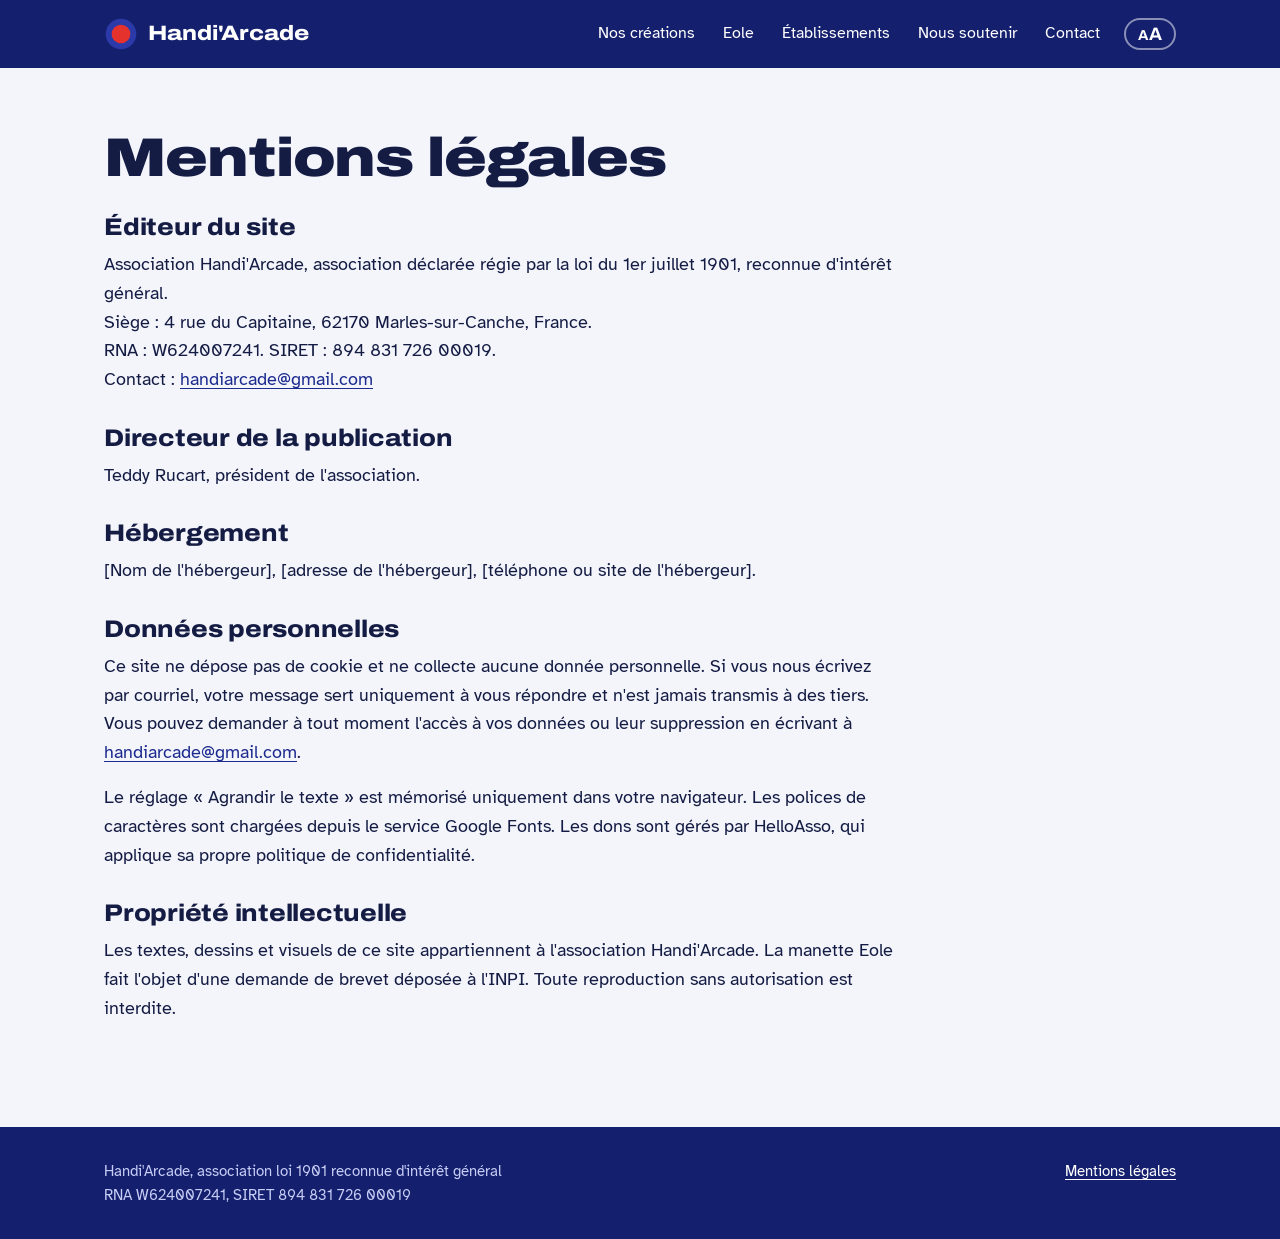
<file: mentions-legales.html>
<!doctype html>
<html lang="fr">
<head>
<meta charset="utf-8">
<meta name="viewport" content="width=device-width, initial-scale=1">
<title>Mentions légales, Handi'Arcade</title>
<meta name="description" content="Handi'Arcade est une association reconnue d'intérêt général qui conçoit des manettes de jeu sur mesure pour les personnes en situation de handicap moteur.">
<meta property="og:title" content="Handi'Arcade, des manettes pour que tout le monde joue">
<meta property="og:description" content="Association qui conçoit des manettes de jeu sur mesure pour les personnes en situation de handicap moteur.">
<meta property="og:type" content="website">
<link rel="icon" href="img/favicon.svg" type="image/svg+xml">
<link rel="preconnect" href="https://fonts.googleapis.com">
<link rel="preconnect" href="https://fonts.gstatic.com" crossorigin>
<link href="https://fonts.googleapis.com/css2?family=Archivo:wdth,wght@62..125,400..900&family=Atkinson+Hyperlegible:ital,wght@0,400;0,700;1,400&display=swap" rel="stylesheet">
<link rel="stylesheet" href="style.css">
</head>
<body>
<a class="skip" href="#contenu">Aller au contenu</a>

<header class="top">
  <div class="wrap top-in">
    <a class="logo" href="index.html" aria-label="Handi'Arcade, accueil">
      <svg viewBox="0 0 40 40" aria-hidden="true"><circle cx="20" cy="20" r="18" class="logo-ring"/><circle cx="20" cy="20" r="11" class="logo-btn"/></svg>
      <span>Handi'Arcade</span>
    </a>
    <button class="menu-btn" aria-expanded="false" aria-controls="nav">Menu</button>
    <nav id="nav" aria-label="Navigation principale">
      <a href="index.html#creations">Nos créations</a>
      <a href="index.html#eole">Eole</a>
      <a href="index.html#etablissements">Établissements</a>
      <a href="index.html#soutenir">Nous soutenir</a>
      <a href="index.html#contact">Contact</a>
      <button class="size-btn" type="button" aria-pressed="false" title="Agrandir le texte">A<span>A</span><span class="sr">Agrandir le texte</span></button>
    </nav>
  </div>
</header>

<main id="contenu" class="page">
<div class="wrap">
<h1>Mentions légales</h1>
<h2>Éditeur du site</h2>
<p>Association Handi'Arcade, association déclarée régie par la loi du 1er juillet 1901, reconnue d'intérêt général.<br>
Siège : 4 rue du Capitaine, 62170 Marles-sur-Canche, France.<br>
RNA : W624007241. SIRET : 894 831 726 00019.<br>
Contact : <a href="mailto:handiarcade@gmail.com">handiarcade@gmail.com</a></p>
<h2>Directeur de la publication</h2>
<p>Teddy Rucart, président de l'association.</p>
<h2>Hébergement</h2>
<p>[Nom de l'hébergeur], [adresse de l'hébergeur], [téléphone ou site de l'hébergeur].</p>
<h2>Données personnelles</h2>
<p>Ce site ne dépose pas de cookie et ne collecte aucune donnée personnelle. Si vous nous écrivez par courriel, votre message sert uniquement à vous répondre et n'est jamais transmis à des tiers. Vous pouvez demander à tout moment l'accès à vos données ou leur suppression en écrivant à <a href="mailto:handiarcade@gmail.com">handiarcade@gmail.com</a>.</p>
<p>Le réglage « Agrandir le texte » est mémorisé uniquement dans votre navigateur. Les polices de caractères sont chargées depuis le service Google Fonts. Les dons sont gérés par HelloAsso, qui applique sa propre politique de confidentialité.</p>
<h2>Propriété intellectuelle</h2>
<p>Les textes, dessins et visuels de ce site appartiennent à l'association Handi'Arcade. La manette Eole fait l'objet d'une demande de brevet déposée à l'INPI. Toute reproduction sans autorisation est interdite.</p>
</div>
</main>

<footer class="foot">
  <div class="wrap foot-in">
    <p>Handi'Arcade, association loi 1901 reconnue d'intérêt général<br>RNA W624007241, SIRET 894 831 726 00019</p>
    <p><a href="mentions-legales.html">Mentions légales</a></p>
  </div>
</footer>

<script src="script.js"></script>
</body>
</html>
</file>
<file: style.css>
/* Handi'Arcade - feuille de style */
:root {
  --paper: #F3F5FB;
  --white: #FFFFFF;
  --ink: #151C44;
  --ink-soft: #46507F;
  --blue: #1D2B8F;
  --blue-deep: #141F6E;
  --blue-line: #C9D0F0;
  --red: #E5322D;
  --yellow: #FFC22E;
  --green: #19A56F;
  --cyan: #1AA6D6;
  --pink: #E9488F;
  --wrap: 1120px;
  --display: "Archivo", "Arial Black", system-ui, sans-serif;
  --text: "Atkinson Hyperlegible", "Verdana", system-ui, sans-serif;
  --base: 1.125rem;
}
html.big { --base: 1.35rem; }

*, *::before, *::after { box-sizing: border-box; }
html { scroll-behavior: smooth; }
body {
  margin: 0;
  background: var(--paper);
  color: var(--ink);
  font-family: var(--text);
  font-size: var(--base);
  line-height: 1.6;
  -webkit-text-size-adjust: 100%;
}
img { max-width: 100%; height: auto; display: block; }
a { color: var(--blue); text-underline-offset: 0.18em; }
:focus-visible { outline: 3px solid var(--yellow); outline-offset: 3px; border-radius: 4px; }
.wrap { max-width: var(--wrap); margin: 0 auto; padding: 0 24px; }
.sr { position: absolute; width: 1px; height: 1px; overflow: hidden; clip: rect(0 0 0 0); white-space: nowrap; }
.skip { position: absolute; left: -999px; top: 8px; background: var(--yellow); color: var(--ink); padding: 8px 14px; z-index: 50; font-weight: 700; }
.skip:focus { left: 8px; }

h1, h2, h3 { font-family: var(--display); color: inherit; margin: 0; }
h2 {
  font-size: clamp(2rem, 4.2vw, 3rem);
  font-weight: 800;
  font-variation-settings: "wdth" 112;
  line-height: 1.05;
  letter-spacing: -0.01em;
  margin-bottom: 1.4rem;
}
h3 { font-size: 1.3rem; font-weight: 750; font-variation-settings: "wdth" 100; line-height: 1.2; margin-bottom: 0.5rem; }
p { margin: 0 0 1rem; max-width: 66ch; }
.lead { font-size: 1.2em; line-height: 1.5; }

/* ---------- boutons ---------- */
.btn {
  display: inline-block;
  font-family: var(--display);
  font-weight: 700;
  font-variation-settings: "wdth" 105;
  font-size: 1.05rem;
  text-decoration: none;
  padding: 0.85em 1.4em;
  border-radius: 999px;
  border: 2px solid transparent;
  line-height: 1.2;
}
.btn-main { background: var(--yellow); color: var(--ink); border-color: var(--yellow); }
.btn-main:hover { background: #FFD25E; }
.btn-ghost { color: inherit; border-color: currentColor; }
.btn-ghost:hover { background: rgba(255, 255, 255, 0.12); }

/* ---------- en-tete ---------- */
.top { background: var(--blue-deep); color: var(--white); position: sticky; top: 0; z-index: 20; }
.top-in { display: flex; align-items: center; justify-content: space-between; min-height: 68px; gap: 16px; }
.logo { display: flex; align-items: center; gap: 10px; color: var(--white); text-decoration: none; font-family: var(--display); font-weight: 800; font-size: 1.3rem; font-variation-settings: "wdth" 118; }
.logo svg { width: 34px; height: 34px; }
.logo-ring { fill: #2B3AA8; }
.logo-btn { fill: var(--red); }
nav { display: flex; align-items: center; gap: 4px; }
nav a { color: var(--white); text-decoration: none; padding: 8px 12px; border-radius: 999px; font-size: 1rem; }
nav a:hover { background: rgba(255, 255, 255, 0.12); }
.size-btn { margin-left: 8px; background: transparent; color: var(--white); border: 2px solid rgba(255, 255, 255, 0.5); border-radius: 999px; padding: 4px 12px; font: 700 0.9rem var(--display); cursor: pointer; }
.size-btn span:not(.sr) { font-size: 1.25em; margin-left: 1px; }
.size-btn[aria-pressed="true"] { background: var(--white); color: var(--blue-deep); }
.menu-btn { display: none; }

/* ---------- accueil ---------- */
.hero { background: var(--blue); color: var(--white); padding: 72px 0 88px; overflow: hidden; }
.hero-in { display: grid; grid-template-columns: 1.05fr 1fr; gap: 56px; align-items: center; }
h1 {
  font-size: clamp(3rem, 7.4vw, 6rem);
  font-weight: 880;
  font-variation-settings: "wdth" 122;
  line-height: 0.94;
  letter-spacing: -0.02em;
  margin-bottom: 1.6rem;
}
.hero .lead { color: #E3E7FF; }
.actions { display: flex; flex-wrap: wrap; gap: 12px; margin-top: 1.8rem; }

/* le pupitre de boutons d'arcade : l'element memorable */
.pad { background: var(--blue-deep); border-radius: 28px; padding: 28px 28px 24px; box-shadow: inset 0 0 0 2px #2B3AA8; }
.pad-q { font-family: var(--display); font-weight: 700; font-size: 1.15rem; margin: 0 0 18px; color: #E3E7FF; }
.pad-grid { display: grid; grid-template-columns: repeat(3, 1fr); gap: 18px 12px; }
.arc { background: none; border: 0; padding: 0; cursor: pointer; color: var(--white); display: flex; flex-direction: column; align-items: center; gap: 10px; font: inherit; }
.arc .cap {
  --c: var(--red);
  width: clamp(64px, 9vw, 92px); aspect-ratio: 1; border-radius: 50%;
  background: radial-gradient(circle at 38% 32%, rgba(255, 255, 255, 0.45) 0 14%, transparent 15%), var(--c);
  box-shadow: 0 0 0 7px #0D1655, 0 0 0 9px #33429F, 0 9px 0 7px #0A1147;
  transform: translateY(-4px);
  transition: transform 90ms ease, box-shadow 90ms ease, filter 120ms ease;
  filter: saturate(0.75) brightness(0.9);
}
.arc .lbl { font-size: 1rem; line-height: 1.2; text-align: center; color: #C7CDF5; }
.arc[aria-pressed="true"] .cap {
  transform: translateY(3px);
  box-shadow: 0 0 0 7px #0D1655, 0 0 0 9px #33429F, 0 2px 0 7px #0A1147, 0 0 34px 6px color-mix(in srgb, var(--c) 55%, transparent);
  filter: none;
}
.arc[aria-pressed="true"] .lbl { color: var(--white); font-weight: 700; }
.arc:hover .cap { filter: none; }
.arc:focus-visible { outline: none; }
.arc:focus-visible .cap { outline: 3px solid var(--yellow); outline-offset: 12px; }
.c-red .cap { --c: var(--red); } .c-yellow .cap { --c: var(--yellow); } .c-green .cap { --c: var(--green); }
.c-cyan .cap { --c: var(--cyan); } .c-blue .cap { --c: #5B6CFF; } .c-pink .cap { --c: var(--pink); }
.pad-answer { margin-top: 26px; min-height: 5.2em; border-top: 2px solid #2B3AA8; padding-top: 16px; }
.pad-answer p { margin: 0; font-size: 1.05rem; color: var(--white); }

/* ---------- etapes ---------- */
.steps { padding: 88px 0 72px; }
.step-list { list-style: none; margin: 0; padding: 0; display: grid; grid-template-columns: repeat(4, 1fr); gap: 32px; counter-reset: s; }
.step-list li { counter-increment: s; position: relative; padding-top: 64px; }
.step-list li::before {
  content: counter(s);
  position: absolute; top: 0; left: 0;
  width: 46px; height: 46px; border-radius: 50%;
  display: grid; place-items: center;
  background: var(--blue); color: var(--white);
  font: 800 1.3rem var(--display);
}
.step-list li:not(:last-child)::after { content: ""; position: absolute; top: 22px; left: 58px; right: -20px; height: 2px; background: var(--blue-line); }
.step-list p { color: var(--ink-soft); font-size: 1rem; }

/* ---------- creations ---------- */
.creations { padding: 32px 0 88px; }
.crea-grid { display: grid; grid-template-columns: repeat(2, 1fr); gap: 0; border-top: 2px solid var(--ink); }
.crea { padding: 28px 32px 24px 0; border-bottom: 2px solid var(--blue-line); }
.crea:nth-child(even) { padding: 28px 0 24px 32px; border-left: 2px solid var(--blue-line); }
.crea p { color: var(--ink-soft); font-size: 1rem; }
.tag { display: inline-block; font-size: 0.85rem; font-weight: 700; color: var(--ink); background: #FFE9A8; padding: 2px 10px; border-radius: 999px; }

/* ---------- eole ---------- */
.eole { background: var(--white); padding: 96px 0; border-top: 6px solid var(--red); }
.eole-in { display: grid; grid-template-columns: 1fr 1.05fr; gap: 56px; align-items: center; }
.eole-fig { margin: 0; }
.facts { list-style: none; padding: 0; margin: 0 0 1.4rem; }
.facts li { padding: 10px 0 10px 30px; position: relative; border-bottom: 1px solid var(--blue-line); font-size: 1rem; }
.facts li::before { content: ""; position: absolute; left: 4px; top: 1.05em; width: 12px; height: 12px; border-radius: 50%; background: var(--red); }
.note { font-size: 0.95rem; color: var(--ink-soft); font-style: italic; }

/* ---------- etablissements ---------- */
.etab { padding: 88px 0; }
.etab-in { display: grid; grid-template-columns: 0.9fr 1.1fr; gap: 48px; }
.etab h2 { margin: 0; }

/* ---------- dons ---------- */
.soutenir { background: var(--yellow); padding: 88px 0; }
.soutenir a:not(.btn) { color: var(--ink); }
.soutenir .btn-main { background: var(--ink); color: var(--white); border-color: var(--ink); }
.soutenir .btn-main:hover { background: var(--blue); border-color: var(--blue); }
.soutenir :focus-visible { outline-color: var(--blue); }
.don-in { display: grid; grid-template-columns: 1.3fr 1fr; gap: 56px; align-items: start; }
.calc { background: var(--white); border-radius: 24px; padding: 28px; }
.calc label { display: block; font-weight: 700; margin-bottom: 6px; }
.calc-row { display: flex; align-items: center; gap: 10px; }
.calc input { width: 9ch; font: 800 2rem var(--display); padding: 6px 12px; border: 2px solid var(--ink); border-radius: 12px; color: var(--ink); background: var(--paper); }
.calc-row span { font: 800 2rem var(--display); }
.calc-out { margin: 16px 0 0; font-size: 1.1rem; }
.calc-out strong { font-family: var(--display); font-size: 1.6rem; }

/* ---------- contact ---------- */
.contact { padding: 88px 0; }
.contact-cols { display: grid; grid-template-columns: 1.4fr 1fr; gap: 48px; align-items: end; }
.mail { font-family: var(--display); font-weight: 800; font-variation-settings: "wdth" 110; font-size: clamp(1.4rem, 3.4vw, 2.4rem); word-break: break-word; }
address { font-style: normal; color: var(--ink-soft); }

/* ---------- pied ---------- */
.foot { background: var(--blue-deep); color: #C7CDF5; padding: 32px 0; font-size: 0.95rem; }
.foot-in { display: flex; justify-content: space-between; gap: 24px; flex-wrap: wrap; }
.foot p { margin: 0; }
.foot a { color: var(--white); }

/* ---------- page texte (mentions legales) ---------- */
.page { padding: 64px 0 88px; }
.page h1 { font-size: clamp(2.2rem, 5vw, 3.4rem); color: var(--ink); }
.page h2 { font-size: 1.5rem; margin: 2rem 0 0.6rem; }

/* ---------- mobile ---------- */
@media (max-width: 900px) {
  .hero-in, .eole-in, .etab-in, .don-in, .contact-cols { grid-template-columns: 1fr; gap: 40px; }
  .step-list { grid-template-columns: 1fr 1fr; }
  .step-list li::after { display: none; }
  .eole-fig { max-width: 520px; }
}
@media (max-width: 760px) {
  .wrap { padding: 0 16px; }
  .menu-btn { display: block; background: transparent; color: var(--white); border: 2px solid rgba(255, 255, 255, 0.5); border-radius: 999px; padding: 6px 16px; font: 700 1rem var(--display); cursor: pointer; }
  nav { display: none; position: absolute; left: 0; right: 0; top: 68px; background: var(--blue-deep); flex-direction: column; align-items: stretch; padding: 8px 16px 20px; }
  nav.open { display: flex; }
  nav a { padding: 12px; }
  .size-btn { margin: 8px 0 0; align-self: flex-start; }
  .hero { padding: 48px 0 64px; }
  .pad { padding: 22px 16px 18px; }
  .pad-grid { gap: 16px 4px; }
  .step-list, .crea-grid { grid-template-columns: 1fr; }
  .crea, .crea:nth-child(even) { padding: 24px 0; border-left: 0; }
  .steps, .creations, .eole, .etab, .soutenir, .contact { padding-top: 64px; padding-bottom: 64px; }
  .creations { padding-top: 16px; }
}
@media (prefers-reduced-motion: reduce) {
  html { scroll-behavior: auto; }
  .arc .cap { transition: none; }
}
</file>
